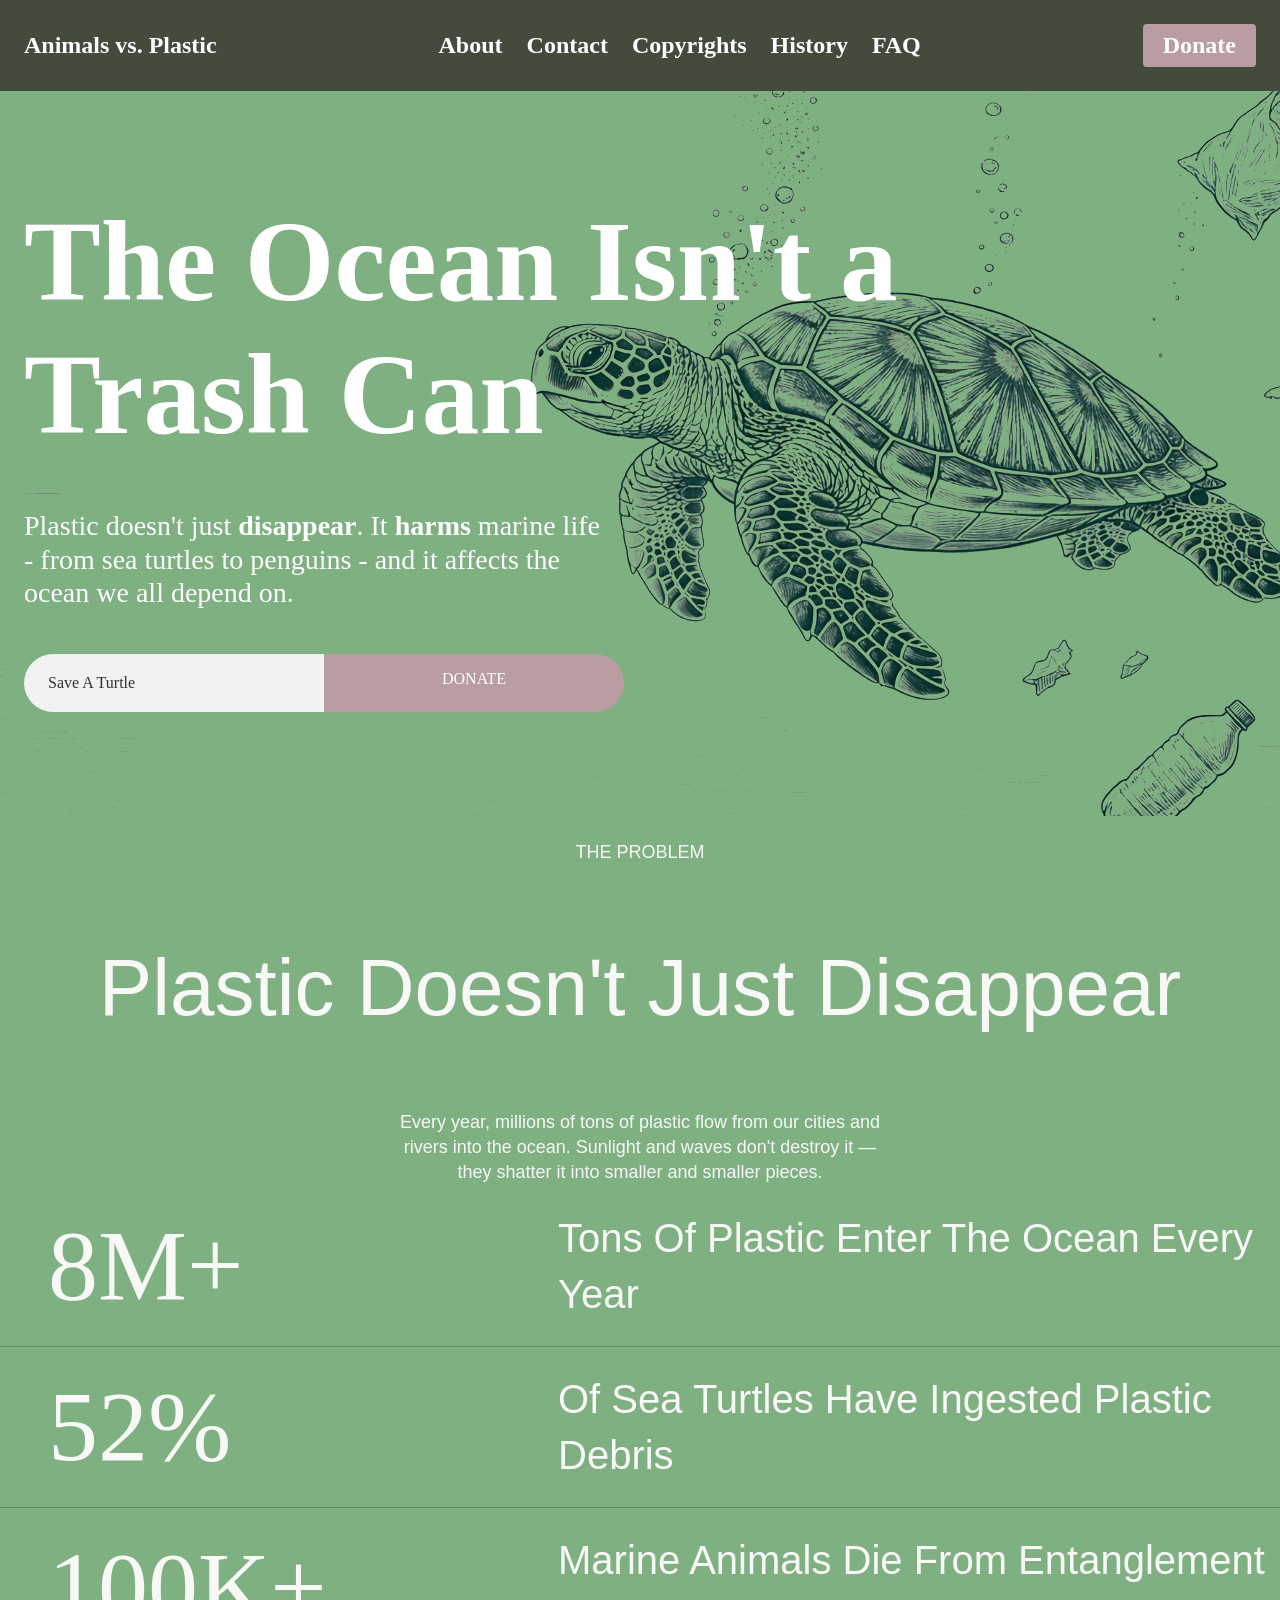
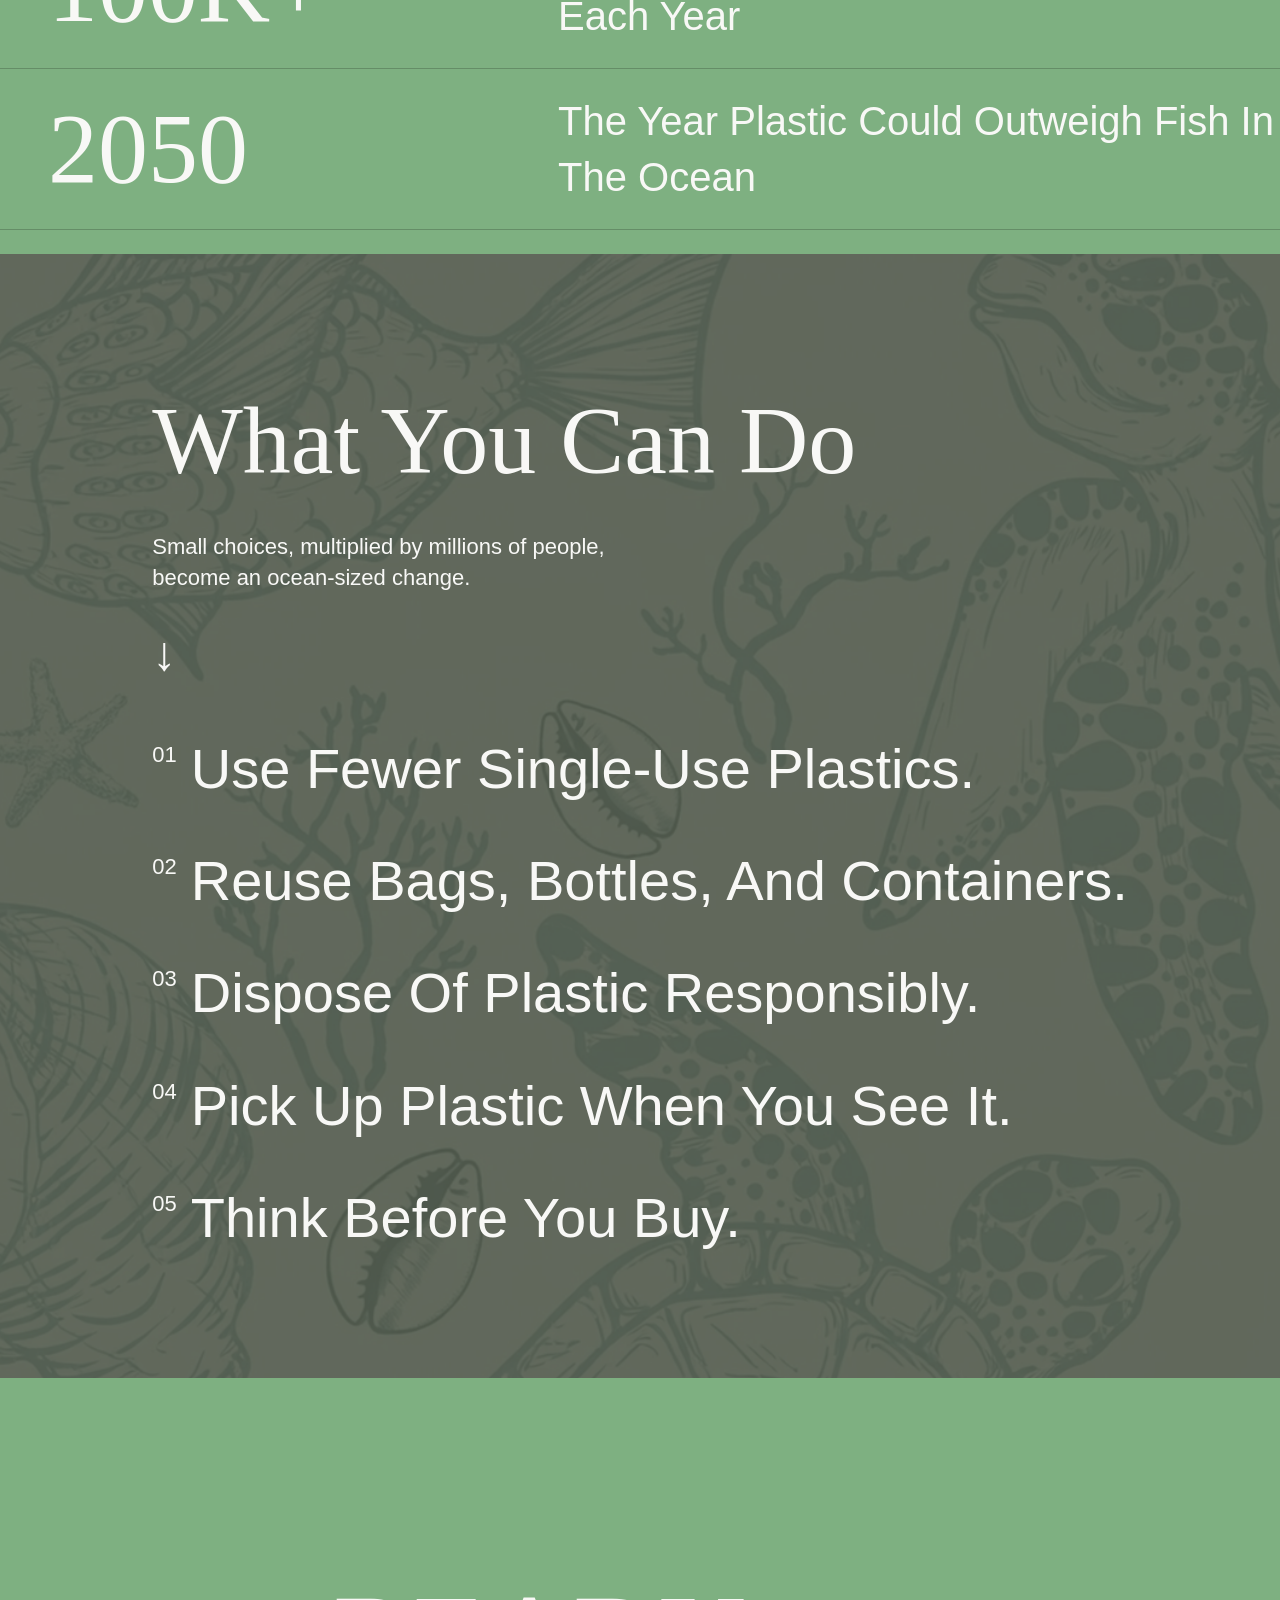
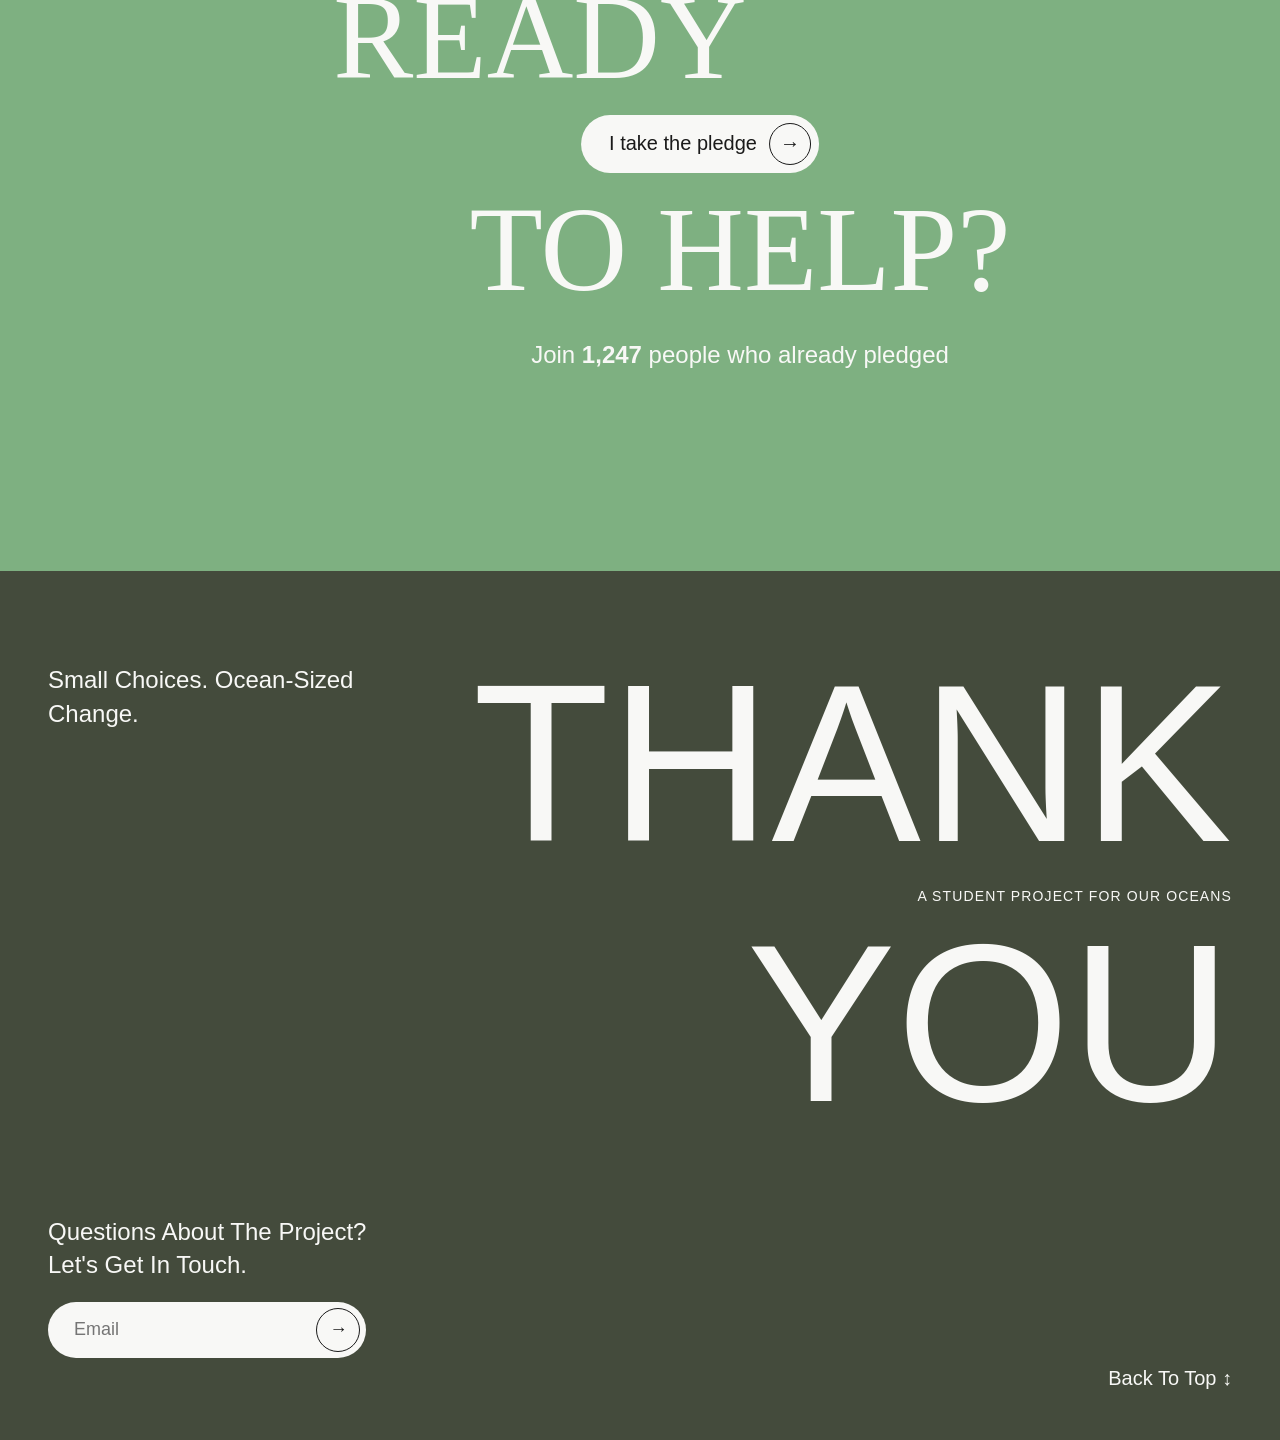
<file: index.html>
<!DOCTYPE html>
<html lang="en">
    <head>
        <title>Animals vs. Plastic</title>
        <link rel="stylesheet" href="styles.css">
        <meta charset="UTF-8">
        <meta name="viewport" content="width=device-width, initial-scale=1.0">
        <script src="script.js" defer></script>
    </head>
    <body>
        <header>
            <a href="index.html" class="brand">Animals vs. Plastic</a>
            <button class="menu-btn" type="button" aria-label="Open menu" aria-expanded="false" aria-controls="main-nav">☰</button>
            <nav id="main-nav">
                <ul>
                    <li><a href="about.html">About</a></li>
                    <li><a href="contact.html">Contact</a></li>
                    <li><a href="copyrights.html">Copyrights</a></li>
                    <li><a href="history.html">History</a></li>
                    <li><a href="faq.html">FAQ</a></li>
                </ul>
            </nav>
            <a href="donate.html" class="donate">Donate</a>
        </header>
        <main>
            <section class="hero">
                <img src="images/hero.png" alt="A turtle is swimming in the ocean">
                <div class="bubbles" aria-hidden="true">
                    <span></span>
                    <span></span>
                    <span></span>
                    <span></span>
                    <span></span>
                    <span></span>
                    <span></span>
                    <span></span>
                    <span></span>
                    <span></span>
                    <span></span>
                    <span></span>

                </div>
                <div class="hero-content">
                    <h1>The Ocean Isn't a <span>Trash Can</span></h1>
                    <p>Plastic doesn't just <strong>disappear</strong>. It <strong>harms</strong> marine life <span>- from sea turtles to penguins - and it affects the</span> ocean we all depend on.</p>
                    <div class="hero-donate">
                        <span>Save A Turtle</span>
                        <a href="donate.html">DONATE</a>
                    </div>
                </div>
            </section>

            <section class="stats">
                <div class="stats-content">
                    <p class="eyebrow">THE PROBLEM</p>
                    <h2>Plastic Doesn't Just Disappear</h2>
                    <p>Every year, millions of tons of plastic flow from our cities and rivers into the ocean. Sunlight and waves don't destroy it — they shatter it into smaller and smaller pieces.</p>
                    <div class="stat">
                        <span class="stat-number">8M+</span>
                        <span class="stat-label">tons of plastic enter the ocean every year</span>
                    </div>
                    <div class="stat">
                        <span class="stat-number">52%</span>
                        <span class="stat-label">of sea turtles have ingested plastic debris</span>
                    </div>
                    <div class="stat">
                        <span class="stat-number">100K+</span>
                        <span class="stat-label">marine animals die from entanglement each year</span>
                    </div>
                    <div class="stat">
                        <span class="stat-number">2050</span>
                        <span class="stat-label">the year plastic could outweigh fish in the ocean</span>
                    </div>
                </div>
            </section>
            <section class="choices">
                <div class="choices-content">
                    <h2>What you can do</h2>
                    <p>Small choices, multiplied by millions of people, become an ocean-sized change.</p>
                    <span class="choices-arrow" aria-hidden="true">↓</span>
                    <ol class="items">
                        <li>Use fewer single-use plastics.</li>
                        <li>Reuse bags, bottles, and containers.</li>
                        <li>Dispose of plastic responsibly.</li>
                        <li>Pick up plastic when you see it.</li>
                        <li>Think before you buy.</li>
                    </ol>
                </div>
            </section>
            <section class="pledge">
                <div class="pledge-content">
                    <div class="pledge-head">
                        <h2>
                            <span class="pledge-line-1">READY</span>
                            <span class="pledge-line-2">TO HELP?</span>
                        </h2>
                        <button type="button" class="pledge-btn">I take the pledge <span class="pledge-arrow" aria-hidden="true">→</span></button>
                    </div>
                    <p>Join <span id="pledge-count">1,247</span> people who already pledged</p>
                </div>
            </section>
        </main>
        <footer>
            <div class="footer-content">
                <div class="footer-top">
                    <p class="footer-tagline">
                        <span>Small Choices. Ocean-Sized</span>
                        <span>Change.</span>
                    </p>
                    <div class="footer-giant">
                        <p class="footer-thanks">THANK</p>
                        <p class="footer-note">A STUDENT PROJECT FOR OUR OCEANS</p>
                        <p class="footer-you">YOU</p>
                    </div>
                </div>
                <div class="footer-bottom">
                    <div class="footer-contact">
                        <p class="footer-questions">
                            <span>Questions About The Project?</span>
                            <span>Let's Get In Touch.</span>
                        </p>
                        <form class="footer-form" id="footer-form">
                            <label class="visually-hidden" for="footer-email">Email</label>
                            <input type="email" id="footer-email" placeholder="Email">
                            <button type="submit" class="footer-arrow" aria-label="Send email">→</button>
                        </form>
                        <p class="footer-msg" id="footer-msg" aria-live="polite"></p>
                    </div>
                    <a href="#top" class="back-to-top">Back To Top <span aria-hidden="true">↕</span></a>
                </div>
            </div>
        </footer>
    </body>
</html>
</file>
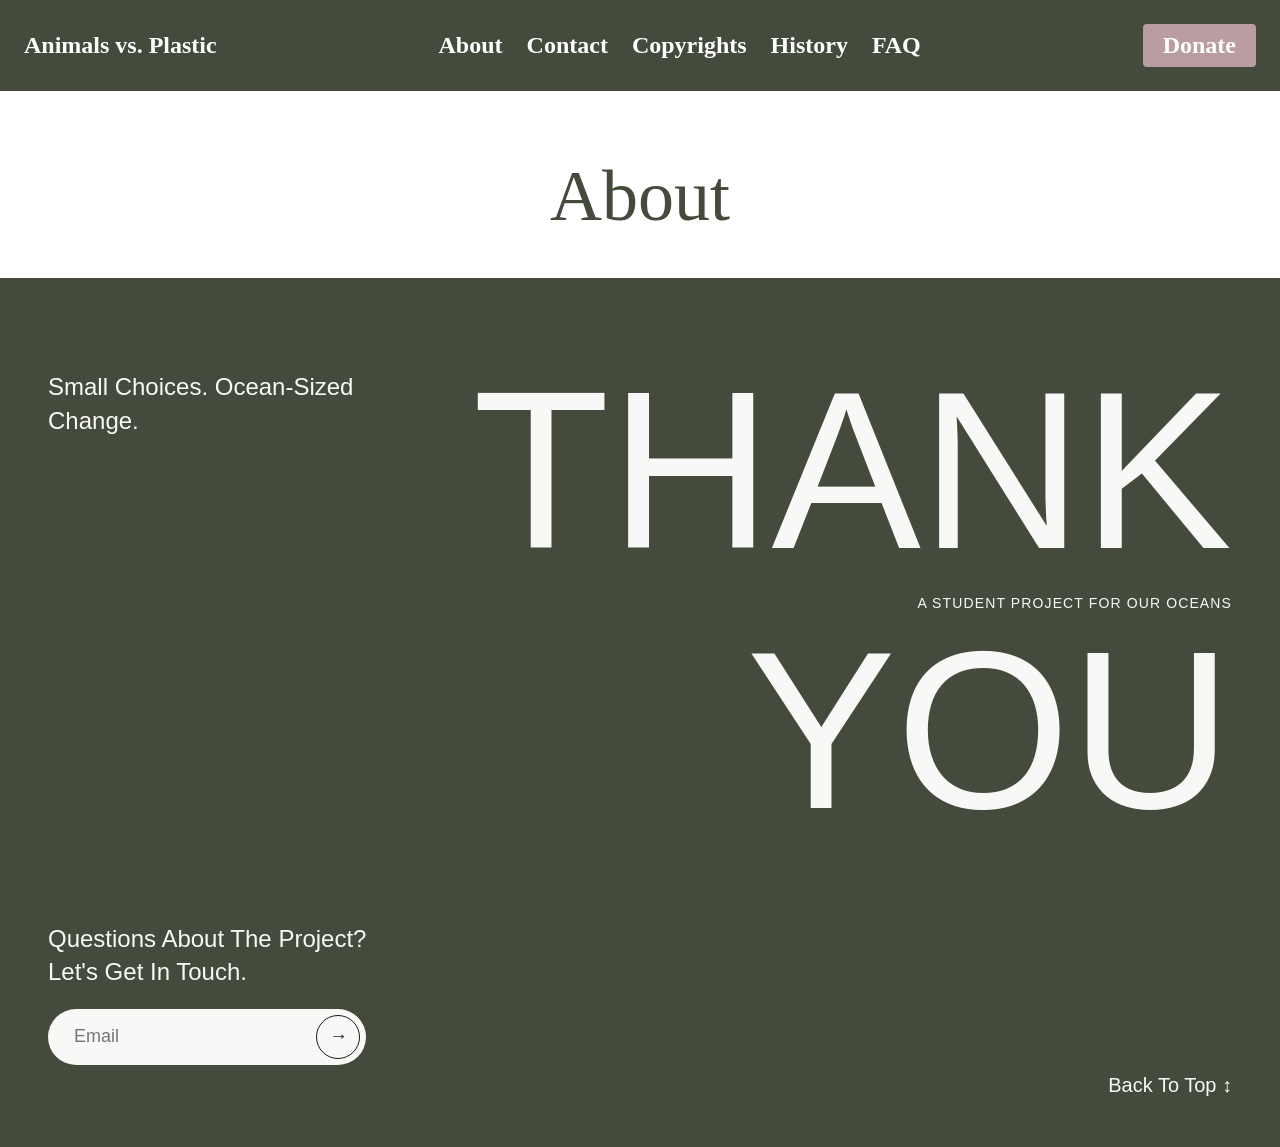
<file: about.html>
<!DOCTYPE html>
<html lang="en">
    <head>
        <title>Animals vs. Plastic</title>
        <link rel="stylesheet" href="styles.css">
        <meta charset="UTF-8">
        <meta name="viewport" content="width=device-width, initial-scale=1.0">
        <script src="script.js" defer></script>
    </head>
    <body>
        <header>
            <a href="index.html" class="brand">Animals vs. Plastic</a>
            <button class="menu-btn" type="button" aria-label="Open menu" aria-expanded="false" aria-controls="main-nav">☰</button>
            <nav id="main-nav">
                <ul>
                    <li><a href="about.html">About</a></li>
                    <li><a href="contact.html">Contact</a></li>
                    <li><a href="copyrights.html">Copyrights</a></li>
                    <li><a href="history.html">History</a></li>
                    <li><a href="faq.html">FAQ</a></li>
                </ul>
            </nav>
            <a href="donate.html" class="donate">Donate</a>
        </header>
        <main>
            <h1 class="page-title">About</h1>
        </main>
        <footer>
            <div class="footer-content">
                <div class="footer-top">
                    <p class="footer-tagline">
                        <span>Small Choices. Ocean-Sized</span>
                        <span>Change.</span>
                    </p>
                    <div class="footer-giant">
                        <p class="footer-thanks">THANK</p>
                        <p class="footer-note">A STUDENT PROJECT FOR OUR OCEANS</p>
                        <p class="footer-you">YOU</p>
                    </div>
                </div>
                <div class="footer-bottom">
                    <div class="footer-contact">
                        <p class="footer-questions">
                            <span>Questions About The Project?</span>
                            <span>Let's Get In Touch.</span>
                        </p>
                        <form class="footer-form" id="footer-form">
                            <label class="visually-hidden" for="footer-email">Email</label>
                            <input type="email" id="footer-email" placeholder="Email">
                            <button type="submit" class="footer-arrow" aria-label="Send email">→</button>
                        </form>
                        <p class="footer-msg" id="footer-msg" aria-live="polite"></p>
                    </div>
                    <a href="#top" class="back-to-top">Back To Top <span aria-hidden="true">↕</span></a>
                </div>
            </div>
        </footer>
    </body>
</html>
</file>
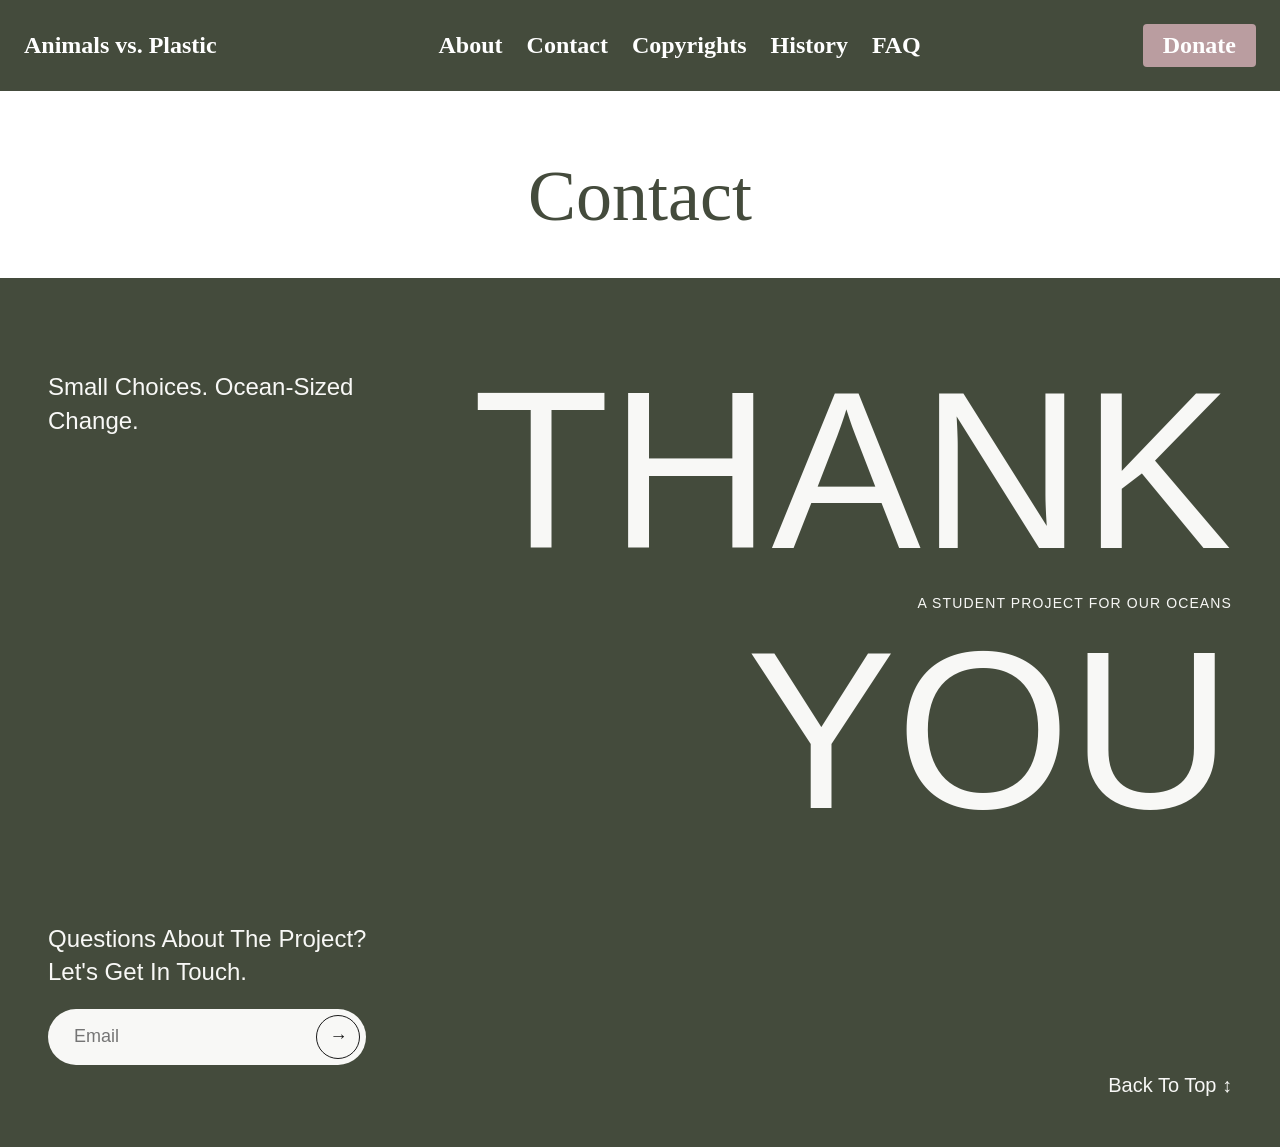
<file: contact.html>
<!DOCTYPE html>
<html lang="en">
    <head>
        <title>Animals vs. Plastic</title>
        <link rel="stylesheet" href="styles.css">
        <meta charset="UTF-8">
        <meta name="viewport" content="width=device-width, initial-scale=1.0">
        <script src="script.js" defer></script>
    </head>
    <body>
        <header>
            <a href="index.html" class="brand">Animals vs. Plastic</a>
            <button class="menu-btn" type="button" aria-label="Open menu" aria-expanded="false" aria-controls="main-nav">☰</button>
            <nav id="main-nav">
                <ul>
                    <li><a href="about.html">About</a></li>
                    <li><a href="contact.html">Contact</a></li>
                    <li><a href="copyrights.html">Copyrights</a></li>
                    <li><a href="history.html">History</a></li>
                    <li><a href="faq.html">FAQ</a></li>
                </ul>
            </nav>
            <a href="donate.html" class="donate">Donate</a>
        </header>
        <main>
            <h1 class="page-title">Contact</h1>
        </main>
        <footer>
            <div class="footer-content">
                <div class="footer-top">
                    <p class="footer-tagline">
                        <span>Small Choices. Ocean-Sized</span>
                        <span>Change.</span>
                    </p>
                    <div class="footer-giant">
                        <p class="footer-thanks">THANK</p>
                        <p class="footer-note">A STUDENT PROJECT FOR OUR OCEANS</p>
                        <p class="footer-you">YOU</p>
                    </div>
                </div>
                <div class="footer-bottom">
                    <div class="footer-contact">
                        <p class="footer-questions">
                            <span>Questions About The Project?</span>
                            <span>Let's Get In Touch.</span>
                        </p>
                        <form class="footer-form" id="footer-form">
                            <label class="visually-hidden" for="footer-email">Email</label>
                            <input type="email" id="footer-email" placeholder="Email">
                            <button type="submit" class="footer-arrow" aria-label="Send email">→</button>
                        </form>
                        <p class="footer-msg" id="footer-msg" aria-live="polite"></p>
                    </div>
                    <a href="#top" class="back-to-top">Back To Top <span aria-hidden="true">↕</span></a>
                </div>
            </div>
        </footer>
    </body>
</html>
</file>
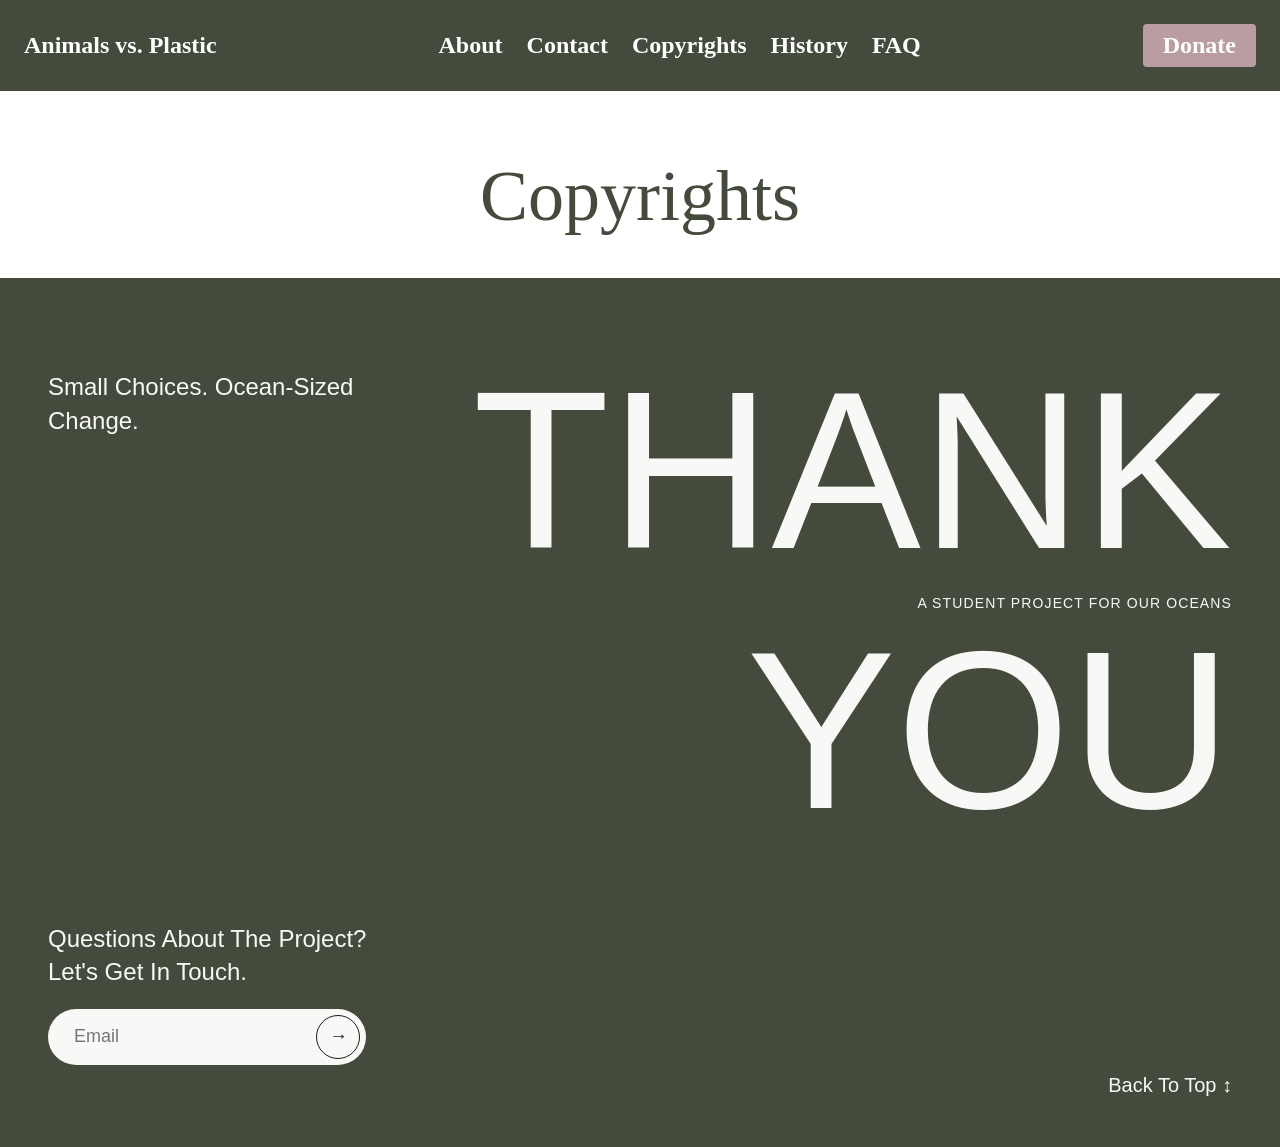
<file: copyrights.html>
<!DOCTYPE html>
<html lang="en">
    <head>
        <title>Animals vs. Plastic</title>
        <link rel="stylesheet" href="styles.css">
        <meta charset="UTF-8">
        <meta name="viewport" content="width=device-width, initial-scale=1.0">
        <script src="script.js" defer></script>
    </head>
    <body>
        <header>
            <a href="index.html" class="brand">Animals vs. Plastic</a>
            <button class="menu-btn" type="button" aria-label="Open menu" aria-expanded="false" aria-controls="main-nav">☰</button>
            <nav id="main-nav">
                <ul>
                    <li><a href="about.html">About</a></li>
                    <li><a href="contact.html">Contact</a></li>
                    <li><a href="copyrights.html">Copyrights</a></li>
                    <li><a href="history.html">History</a></li>
                    <li><a href="faq.html">FAQ</a></li>
                </ul>
            </nav>
            <a href="donate.html" class="donate">Donate</a>
        </header>
        <main>
            <h1 class="page-title">Copyrights</h1>
        </main>
        <footer>
            <div class="footer-content">
                <div class="footer-top">
                    <p class="footer-tagline">
                        <span>Small Choices. Ocean-Sized</span>
                        <span>Change.</span>
                    </p>
                    <div class="footer-giant">
                        <p class="footer-thanks">THANK</p>
                        <p class="footer-note">A STUDENT PROJECT FOR OUR OCEANS</p>
                        <p class="footer-you">YOU</p>
                    </div>
                </div>
                <div class="footer-bottom">
                    <div class="footer-contact">
                        <p class="footer-questions">
                            <span>Questions About The Project?</span>
                            <span>Let's Get In Touch.</span>
                        </p>
                        <form class="footer-form" id="footer-form">
                            <label class="visually-hidden" for="footer-email">Email</label>
                            <input type="email" id="footer-email" placeholder="Email">
                            <button type="submit" class="footer-arrow" aria-label="Send email">→</button>
                        </form>
                        <p class="footer-msg" id="footer-msg" aria-live="polite"></p>
                    </div>
                    <a href="#top" class="back-to-top">Back To Top <span aria-hidden="true">↕</span></a>
                </div>
            </div>
        </footer>
    </body>
</html>
</file>
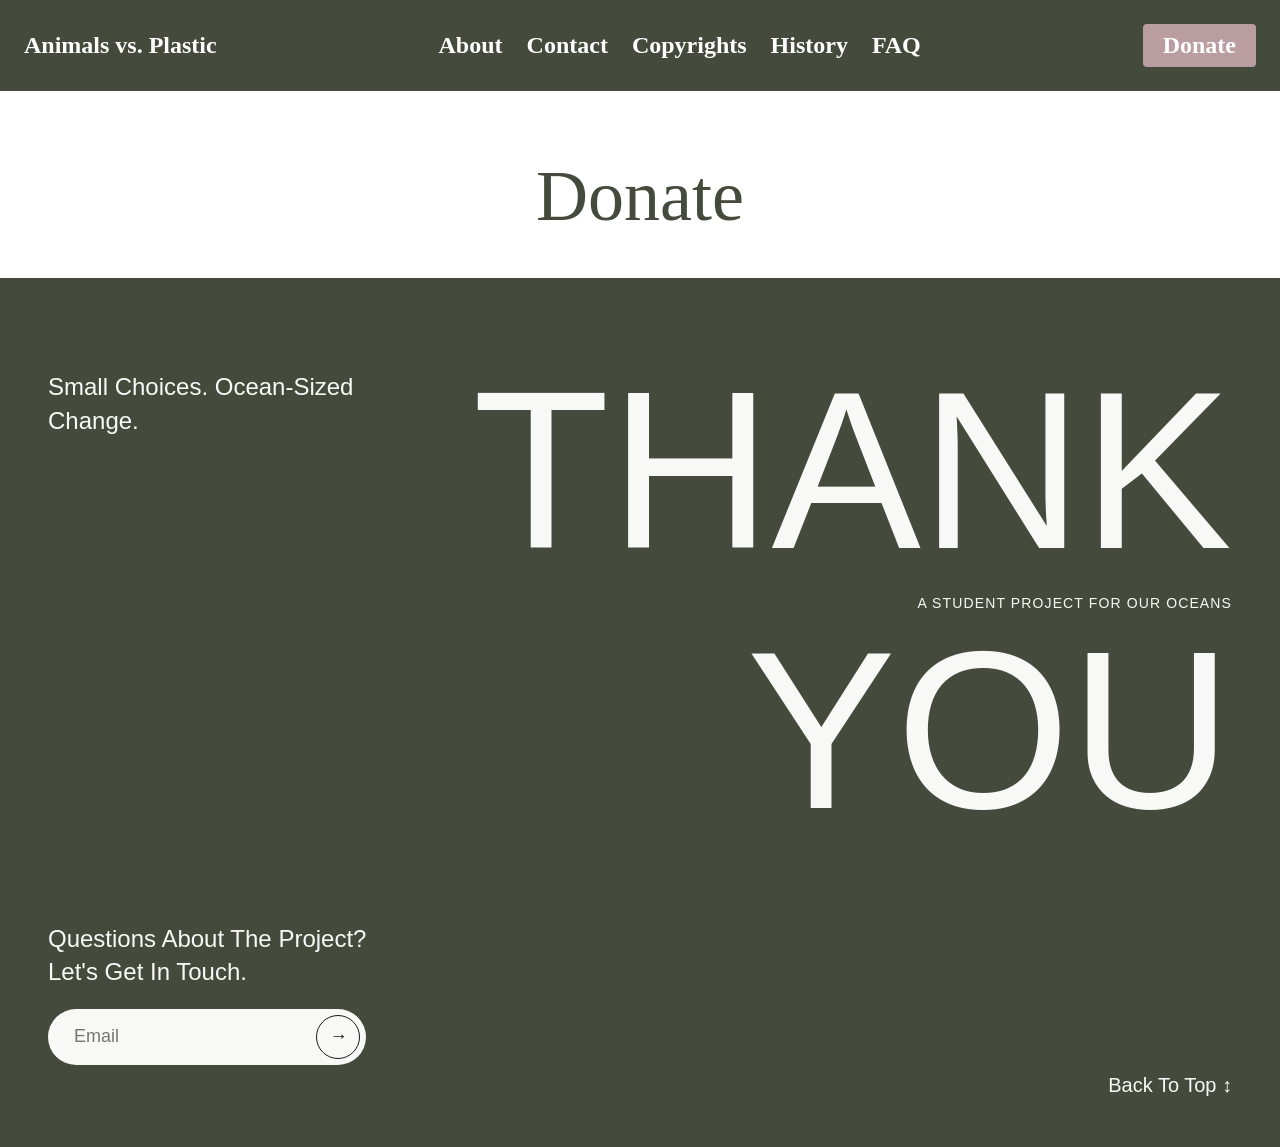
<file: donate.html>
<!DOCTYPE html>
<html lang="en">
    <head>
        <title>Animals vs. Plastic</title>
        <link rel="stylesheet" href="styles.css">
        <meta charset="UTF-8">
        <meta name="viewport" content="width=device-width, initial-scale=1.0">
        <script src="script.js" defer></script>
    </head>
    <body>
        <header>
            <a href="index.html" class="brand">Animals vs. Plastic</a>
            <button class="menu-btn" type="button" aria-label="Open menu" aria-expanded="false" aria-controls="main-nav">☰</button>
            <nav id="main-nav">
                <ul>
                    <li><a href="about.html">About</a></li>
                    <li><a href="contact.html">Contact</a></li>
                    <li><a href="copyrights.html">Copyrights</a></li>
                    <li><a href="history.html">History</a></li>
                    <li><a href="faq.html">FAQ</a></li>
                </ul>
            </nav>
            <a href="donate.html" class="donate">Donate</a>
        </header>
        <main>
            <h1 class="page-title">Donate</h1>
        </main>
        <footer>
            <div class="footer-content">
                <div class="footer-top">
                    <p class="footer-tagline">
                        <span>Small Choices. Ocean-Sized</span>
                        <span>Change.</span>
                    </p>
                    <div class="footer-giant">
                        <p class="footer-thanks">THANK</p>
                        <p class="footer-note">A STUDENT PROJECT FOR OUR OCEANS</p>
                        <p class="footer-you">YOU</p>
                    </div>
                </div>
                <div class="footer-bottom">
                    <div class="footer-contact">
                        <p class="footer-questions">
                            <span>Questions About The Project?</span>
                            <span>Let's Get In Touch.</span>
                        </p>
                        <form class="footer-form" id="footer-form">
                            <label class="visually-hidden" for="footer-email">Email</label>
                            <input type="email" id="footer-email" placeholder="Email">
                            <button type="submit" class="footer-arrow" aria-label="Send email">→</button>
                        </form>
                        <p class="footer-msg" id="footer-msg" aria-live="polite"></p>
                    </div>
                    <a href="#top" class="back-to-top">Back To Top <span aria-hidden="true">↕</span></a>
                </div>
            </div>
        </footer>
    </body>
</html>
</file>
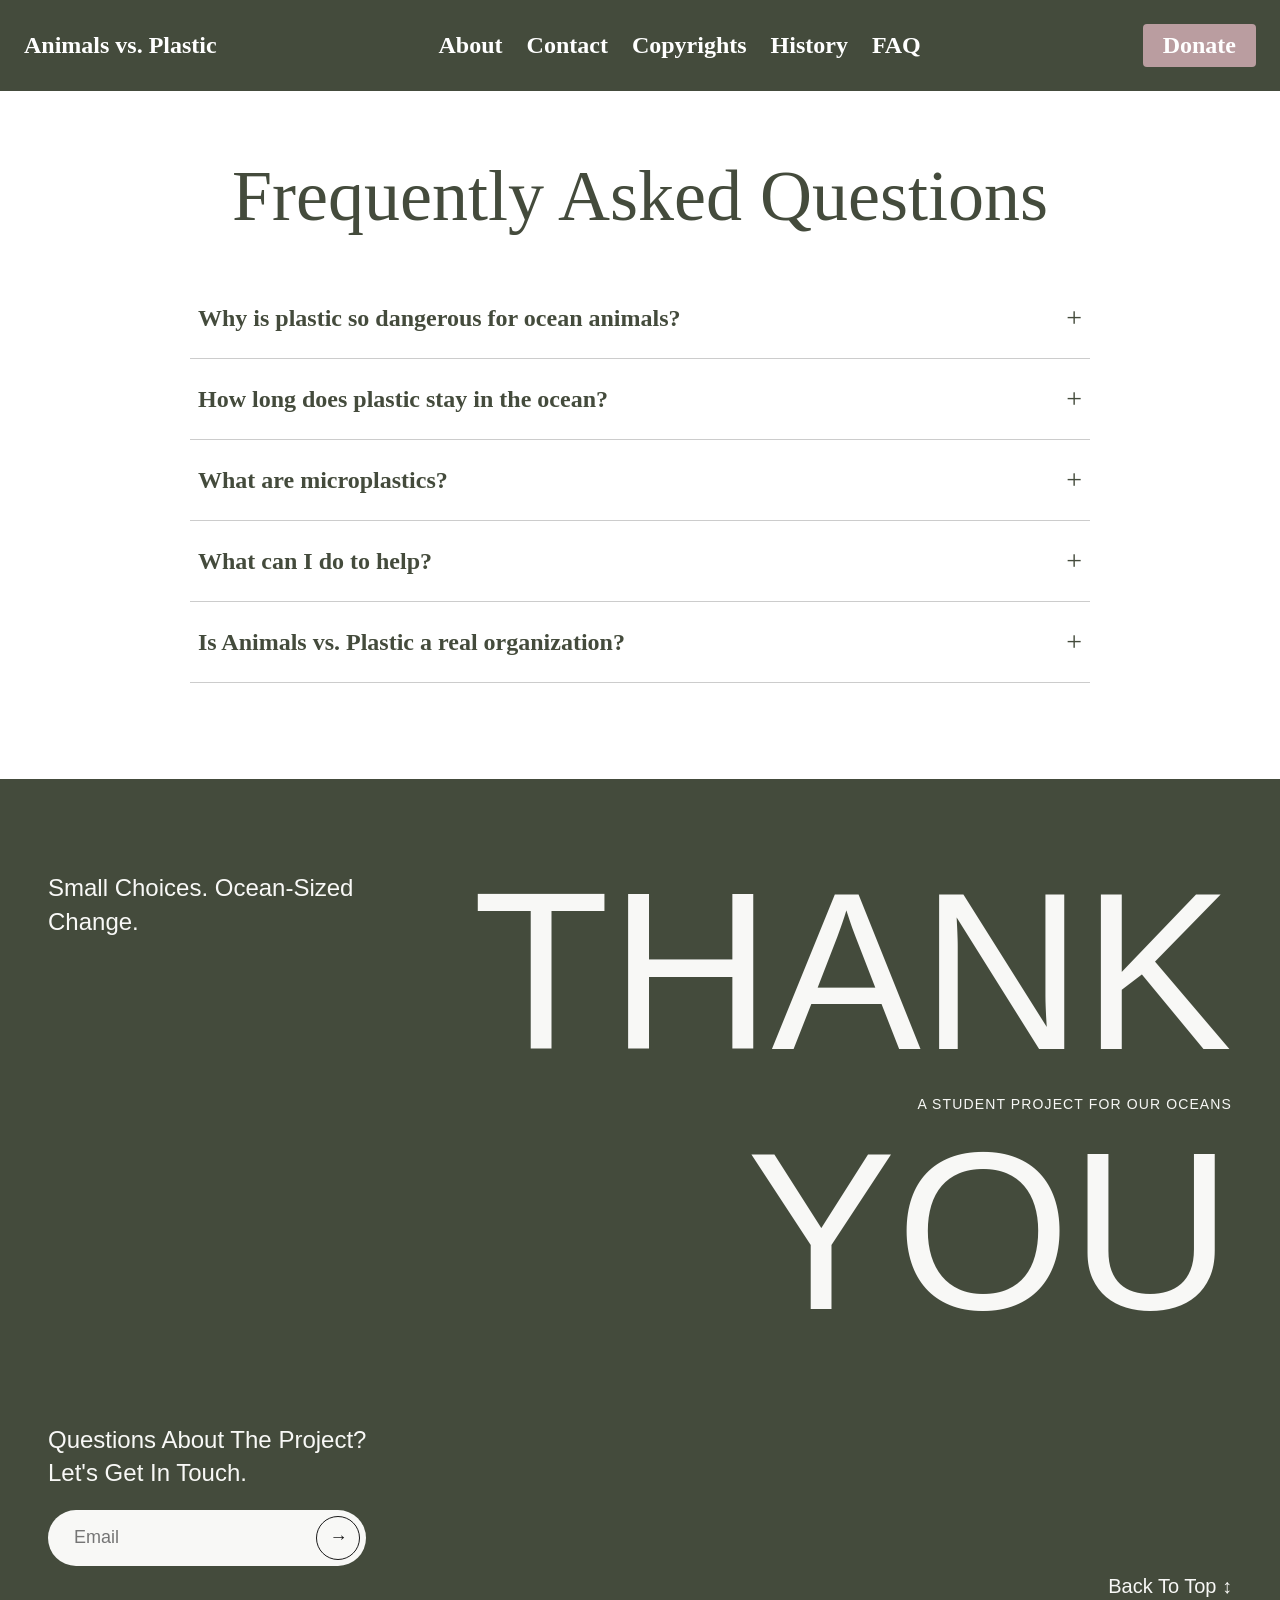
<file: faq.html>
<!DOCTYPE html>
<html lang="en">
    <head>
        <title>Animals vs. Plastic</title>
        <link rel="stylesheet" href="styles.css">
        <meta charset="UTF-8">
        <meta name="viewport" content="width=device-width, initial-scale=1.0">
        <script src="script.js" defer></script>
    </head>
    <body>
        <header>
            <a href="index.html" class="brand">Animals vs. Plastic</a>
            <button class="menu-btn" type="button" aria-label="Open menu" aria-expanded="false" aria-controls="main-nav">☰</button>
            <nav id="main-nav">
                <ul>
                    <li><a href="about.html">About</a></li>
                    <li><a href="contact.html">Contact</a></li>
                    <li><a href="copyrights.html">Copyrights</a></li>
                    <li><a href="history.html">History</a></li>
                    <li><a href="faq.html">FAQ</a></li>
                </ul>
            </nav>
            <a href="donate.html" class="donate">Donate</a>
        </header>
        <main>
            <h1 class="page-title">Frequently Asked Questions</h1>
            <div class="accordion">
                <div>
                    <h2 class="question">
                        <button id="btn1" type="button" aria-expanded="false" aria-controls="panel1">Why is plastic so dangerous for ocean animals?</button>
                    </h2>
                    <section id="panel1" aria-labelledby="btn1" hidden>
                        <p class="answer">Animals mistake plastic for food and eat it, which can block their stomachs and starve them. Others get tangled in bags, nets, and fishing line and cannot swim, hunt, or surface to breathe. Plastic also damages the habitats animals depend on - from coral reefs to nesting beaches.</p>
                    </section>
                </div>

                <div>
                    <h2 class="question">
                        <button id="btn2" type="button" aria-expanded="false" aria-controls="panel2">How long does plastic stay in the ocean?</button>
                    </h2>
                    <section id="panel2" aria-labelledby="btn2" hidden>
                        <p class="answer">Plastic does not biodegrade. A plastic bottle can last around 450 years in the ocean. Sunlight and waves only break it into smaller and smaller pieces - it never truly goes away.</p>
                    </section>
                </div>

                <div>
                    <h2 class="question">
                        <button id="btn3" type="button" aria-expanded="false" aria-controls="panel3">What are microplastics?</button>
                    </h2>
                    <section id="panel3" aria-labelledby="btn3" hidden>
                        <p class="answer">Microplastics are pieces of plastic smaller than 5 millimeters. They form when larger items break down, and they also wash off clothing and out of cosmetics. Small sea creatures eat them, and they move up the food chain - all the way to our plates.</p>
                    </section>
                </div>

                <div>
                    <h2 class="question">
                        <button id="btn4" type="button" aria-expanded="false" aria-controls="panel4">What can I do to help?</button>
                    </h2>
                    <section id="panel4" aria-labelledby="btn4" hidden>
                        <p class="answer">Start with small choices: use fewer single-use plastics, reuse bags, bottles, and containers, dispose of plastic responsibly, pick up plastic when you see it, and think before you buy. Multiplied by millions of people, small choices become an ocean-sized change - you can take the pledge on our home page.</p>
                    </section>
                </div>

                <div>
                    <h2 class="question">
                        <button id="btn5" type="button" aria-expanded="false" aria-controls="panel5">Is Animals vs. Plastic a real organization?</button>
                    </h2>
                    <section id="panel5" aria-labelledby="btn5" hidden>
                        <p class="answer">No - Animals vs. Plastic is a student project, created for a Web Development class at Glendale Community College. It is an educational website built to raise awareness about ocean plastic, not a charity.</p>
                    </section>
                </div>
            </div>
        </main>
        <footer>
            <div class="footer-content">
                <div class="footer-top">
                    <p class="footer-tagline">
                        <span>Small Choices. Ocean-Sized</span>
                        <span>Change.</span>
                    </p>
                    <div class="footer-giant">
                        <p class="footer-thanks">THANK</p>
                        <p class="footer-note">A STUDENT PROJECT FOR OUR OCEANS</p>
                        <p class="footer-you">YOU</p>
                    </div>
                </div>
                <div class="footer-bottom">
                    <div class="footer-contact">
                        <p class="footer-questions">
                            <span>Questions About The Project?</span>
                            <span>Let's Get In Touch.</span>
                        </p>
                        <form class="footer-form" id="footer-form">
                            <label class="visually-hidden" for="footer-email">Email</label>
                            <input type="email" id="footer-email" placeholder="Email">
                            <button type="submit" class="footer-arrow" aria-label="Send email">→</button>
                        </form>
                        <p class="footer-msg" id="footer-msg" aria-live="polite"></p>
                    </div>
                    <a href="#top" class="back-to-top">Back To Top <span aria-hidden="true">↕</span></a>
                </div>
            </div>
        </footer>
    </body>
</html>
</file>
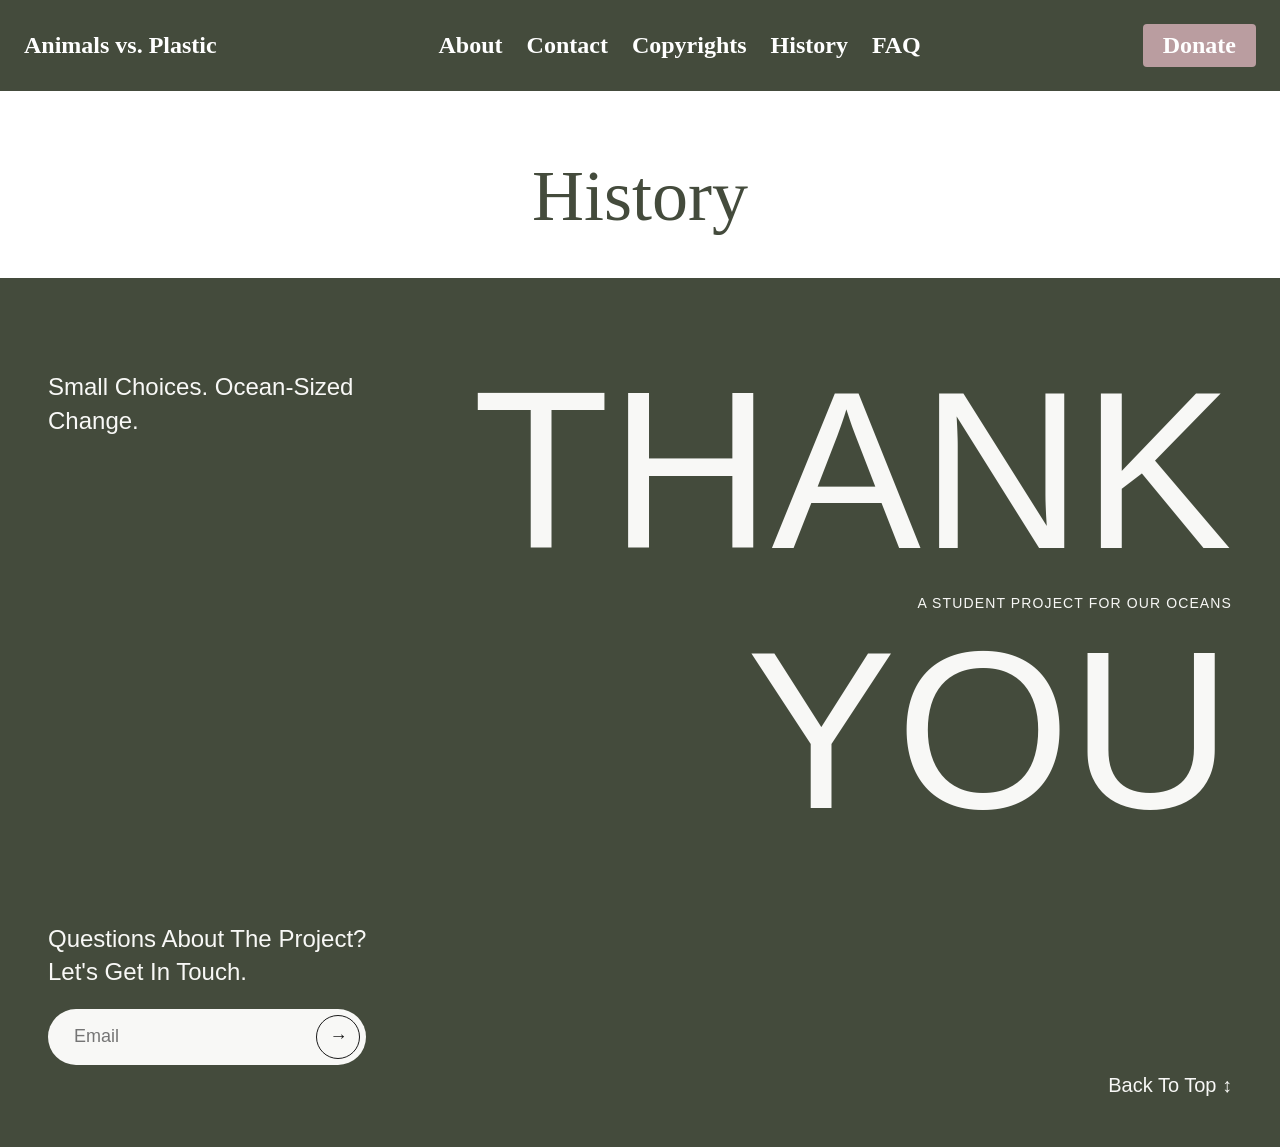
<file: history.html>
<!DOCTYPE html>
<html lang="en">
    <head>
        <title>Animals vs. Plastic</title>
        <link rel="stylesheet" href="styles.css">
        <meta charset="UTF-8">
        <meta name="viewport" content="width=device-width, initial-scale=1.0">
        <script src="script.js" defer></script>
    </head>
    <body>
        <header>
            <a href="index.html" class="brand">Animals vs. Plastic</a>
            <button class="menu-btn" type="button" aria-label="Open menu" aria-expanded="false" aria-controls="main-nav">☰</button>
            <nav id="main-nav">
                <ul>
                    <li><a href="about.html">About</a></li>
                    <li><a href="contact.html">Contact</a></li>
                    <li><a href="copyrights.html">Copyrights</a></li>
                    <li><a href="history.html">History</a></li>
                    <li><a href="faq.html">FAQ</a></li>
                </ul>
            </nav>
            <a href="donate.html" class="donate">Donate</a>
        </header>
        <main>
            <h1 class="page-title">History</h1>
        </main>
        <footer>
            <div class="footer-content">
                <div class="footer-top">
                    <p class="footer-tagline">
                        <span>Small Choices. Ocean-Sized</span>
                        <span>Change.</span>
                    </p>
                    <div class="footer-giant">
                        <p class="footer-thanks">THANK</p>
                        <p class="footer-note">A STUDENT PROJECT FOR OUR OCEANS</p>
                        <p class="footer-you">YOU</p>
                    </div>
                </div>
                <div class="footer-bottom">
                    <div class="footer-contact">
                        <p class="footer-questions">
                            <span>Questions About The Project?</span>
                            <span>Let's Get In Touch.</span>
                        </p>
                        <form class="footer-form" id="footer-form">
                            <label class="visually-hidden" for="footer-email">Email</label>
                            <input type="email" id="footer-email" placeholder="Email">
                            <button type="submit" class="footer-arrow" aria-label="Send email">→</button>
                        </form>
                        <p class="footer-msg" id="footer-msg" aria-live="polite"></p>
                    </div>
                    <a href="#top" class="back-to-top">Back To Top <span aria-hidden="true">↕</span></a>
                </div>
            </div>
        </footer>
    </body>
</html>
</file>
<file: styles.css>
header {
    display: flex;
    justify-content: space-between;
    align-items: center;
    background-color: #444B3C;
    padding: 24px 24px;
}

header a {
    color: white;
    text-decoration: none;
    font-size: 24px;
    font-style: normal;
    font-weight: 600;
}

header nav ul {
    display: flex;
    gap: 24px;
    list-style: none;
    margin: 0;
    padding: 0;
}

header .donate {
    background-color: #BA9DA0;
    color: white;
    font-family: Roboto;
    padding: 8px 20px;
    border-radius: 4px;
}

header .brand {
    font-size: 24px;
    font-weight: bold;
    font-family: Ribeye;
}

.menu-btn {
    display: none;
    background: none;
    border: none;
    color: white;
    font-size: 24px;
    cursor: pointer;
}

body {
    margin: 0;
}

.hero {
    position: relative;
    background-color: #7EB081;
    overflow: hidden;
}

.hero img {
    display: block;
    width: 108%;
    height: auto;
    object-fit: cover;
    mix-blend-mode: darken;
}

.hero-content {
    position: absolute;
    inset: 0;
    display: flex;
    flex-direction: column;
    align-items: center;
    justify-content: center;
    text-align: center;
    color: white;
    padding: 24px;
}

.hero h1 {
    font-style: normal;
    font-family: Impact;
    font-size: clamp(48px, 9vw, 140px);
    margin: 0 0 20px;
    align-self: flex-start;
    text-align: left;
}

.hero h1 span {
    display: block;
}


.hero p {
    max-width: 800px;
    font-size: clamp(28px, 1.7vw, 32px);
    line-height: 1.2;
    text-align: left;
    align-self: flex-start;
}

.hero p span {
    display: block;
}


.hero-donate {
    display: flex;
    width: 100%;
    max-width: 600px;
    border-radius: 999px;
    overflow: hidden;
    margin-top: 16px;
    text-align: left;
    align-self: flex-start;
    font-family: Roboto;
}

.hero-donate span {
    flex: 1;
    background-color: #f2f2f2;
    color: #333;
    padding: 20px 24px;
}

.hero-donate a {
    flex: 1;
    background-color: #BA9DA0;
    color: white;
    text-decoration: none;
    text-align: center;
    padding: 16px 24px;
}

.bubbles {
    position: absolute;
    inset: 0;
    overflow: hidden;
    pointer-events: none;
}

.bubbles span {
    position: absolute;
    top: 100%;
    border-radius: 50%;
    background-color: rgba(255, 255, 255, 0.12);
    border: 2px solid rgba(255, 255, 255, 0.45);
    animation: rise linear infinite;
}

.bubbles span:nth-child(1) { left: 12%; width: 18px; height: 18px; animation-duration: 11s; animation-delay: -2s; }
.bubbles span:nth-child(2) { left: 32%; width: 30px; height: 30px; animation-duration: 15s; animation-delay: -8s; }
.bubbles span:nth-child(3) { left: 55%; width: 14px; height: 14px; animation-duration: 9s;  animation-delay: -5s; }
.bubbles span:nth-child(4) { left: 74%; width: 24px; height: 24px; animation-duration: 13s; animation-delay: -11s; }
.bubbles span:nth-child(5) { left: 88%; width: 16px; height: 16px; animation-duration: 10s; animation-delay: -6s; }
.bubbles span:nth-child(6)  { left: 5%;  width: 12px; height: 12px; animation-duration: 9s;  animation-delay: -4s; }
.bubbles span:nth-child(7)  { left: 22%; width: 26px; height: 26px; animation-duration: 14s; animation-delay: -13s; }
.bubbles span:nth-child(8)  { left: 43%; width: 16px; height: 16px; animation-duration: 10s; animation-delay: -1s; }
.bubbles span:nth-child(9)  { left: 63%; width: 34px; height: 34px; animation-duration: 17s; animation-delay: -9s; }
.bubbles span:nth-child(10) { left: 69%; width: 11px; height: 11px; animation-duration: 8s;  animation-delay: -3s; }
.bubbles span:nth-child(11) { left: 81%; width: 20px; height: 20px; animation-duration: 12s; animation-delay: -14s; }
.bubbles span:nth-child(12) { left: 95%; width: 13px; height: 13px; animation-duration: 10s; animation-delay: -7s; }

@keyframes rise {
    0%   { top: 100%; opacity: 0; transform: translateX(0); }
    10%  { opacity: 1; }
    50%  { transform: translateX(8px); }
    90%  { opacity: 1; }
    100% { top: -15%; opacity: 0; transform: translateX(-8px); }
}

.stats {
    background-color: #7EB081;
}

.stats-content {
    color: #F8F8F6;
    font-family: Roboto, sans-serif;
    line-height: 1.4;
    padding: 24px 0;
    max-width: 1440px;
    margin: 0 auto;

}

.eyebrow {
    font-size: 40px;
}

.stats h2 {
    text-align: center;
    font-size: 80px;
    font-weight: 400;
}

.stats p {
    text-align: center;
    font-size: 18px;
    max-width: 500px;
    margin: 0 auto;
}

.stat {
    display: flex;
    align-items: center;
    gap: 50px;
    border-bottom: 1px solid rgba(0, 0, 0, 0.2);
    padding: 10px 0;
    padding-left: 48px;
}

.stat-number {
    font-family: Impact;
    font-size: 100px;
    flex:0 0 460px;
}

.stat-label {
    font-size: 40px;
    font-weight: 500;
    text-transform: capitalize;
}

.choices {
    background-image: url("images/turtle-bg.png");
    background-color: #545B4C;
    background-size: cover;
    background-position: center top;
}

.choices-content {
    font-family: Roboto, sans-serif;
    color: #F8F8F6;
    line-height: 1.4;
    padding: 120px 24px;
    width: fit-content;
    max-width: 1000px;
    margin: 0 auto;
    text-align: left;
}

.choices h2 {
    font-family: Impact;
    font-size: 96px;
    font-weight: 400;
    text-transform: capitalize;
    margin: 0 0 24px;
}

.choices p {
    font-size: 22px;
    max-width: 520px;
    margin: 0;
}

.choices-arrow {
    display: block;
    font-size: 48px;
    line-height: 1;
    margin: 36px 0 52px;
}

.items {
    list-style: none;
    margin: 0;
    padding: 0;
    counter-reset: choice;
}

.items li {
    display: flex;
    align-items: flex-start;
    gap: 14px;
    font-size: 56px;
    text-transform: capitalize;
    margin-bottom: 34px;
    counter-increment: choice;
}

.items li:last-child {
    margin-bottom: 0;
}

.items li::before {
    content: counter(choice, decimal-leading-zero);
    font-size: 22px;
    margin-top: 10px;
}

.pledge {
    background-color: #7EB081;
}

.pledge-content {
    font-family: Roboto, sans-serif;
    color: #F8F8F6;
    line-height: 1.4;
    text-align: center;
    max-width: 1000px;
    margin: 0 auto;
    padding: 200px 24px;
}

.pledge-head {
    position: relative;
}

.pledge h2 {
    font-family: Impact;
    font-size: 120px;
    font-weight: 400;
    line-height: 1;
    margin: 0;
}

.pledge-line-1 {
    display: block;
    transform: translateX(-10%);
}

.pledge-line-2 {
    display: block;
    margin-top: 92px;
    transform: translateX(10%);
}

.pledge-btn {
    position: absolute;
    top: 50%;
    left: 56%;
    transform: translate(-50%, -50%);
    display: inline-flex;
    align-items: center;
    gap: 12px;
    font-family: inherit;
    font-size: 20px;
    background-color: #F8F8F6;
    color: #1A1A1A;
    border: none;
    border-radius: 999px;
    padding: 8px 8px 8px 28px;
    cursor: pointer;
    white-space: nowrap;
}

.pledge-btn:hover {
    background-color: #E4E4DE;
}

.pledge-arrow {
    display: inline-flex;
    align-items: center;
    justify-content: center;
    width: 40px;
    height: 40px;
    border: 1px solid #1A1A1A;
    border-radius: 50%;
}

.pledge p {
    font-size: 24px;
    margin: 28px 0 0;
    transform: translateX(10%);
}

#pledge-count {
    font-weight: 700;
}

.pledge-btn:disabled {
    opacity: 0.75;
    cursor: default;
}

footer {
    background-color: #444B3C;
}

.footer-content {
    font-family: Roboto, sans-serif;
    color: #F8F8F6;
    line-height: 1.4;
    max-width: 1440px;
    margin: 0 auto;
    padding: 80px 48px 48px;
}

.footer-top {
    display: flex;
    justify-content: space-between;
    align-items: flex-start;
    gap: 40px;
}

.footer-tagline {
    font-size: 24px;
    margin: 12px 0 0;
}

.footer-tagline span,
.footer-questions span {
    display: block;
}

.footer-giant {
    text-align: right;
}

.footer-thanks,
.footer-you {
    font-size: clamp(90px, 17.5vw, 252px);
    font-weight: 500;
    line-height: 1;
    margin: 0;
}

.footer-note {
    font-size: 14px;
    letter-spacing: 0.08em;
    margin: 12px 0 4px;
}

.footer-bottom {
    display: flex;
    justify-content: space-between;
    align-items: flex-end;
    gap: 40px;
    margin-top: 80px;
}

.footer-questions {
    font-size: 24px;
    margin: 0;
}

.footer-form {
    display: flex;
    align-items: center;
    background-color: #F8F8F6;
    border-radius: 999px;
    padding: 6px 6px 6px 24px;
    max-width: 400px;
    margin-top: 20px;
}

.footer-form input {
    flex: 1;
    min-width: 0;
    border: none;
    outline: none;
    background: transparent;
    font-family: inherit;
    font-size: 18px;
    color: #333;
}

.footer-arrow {
    display: inline-flex;
    align-items: center;
    justify-content: center;
    width: 44px;
    height: 44px;
    flex: none;
    border: 1px solid #1A1A1A;
    border-radius: 50%;
    background: transparent;
    color: #1A1A1A;
    font-size: 18px;
    cursor: pointer;
}

.footer-arrow:hover {
    background-color: #E4E4DE;
}

.footer-msg {
    font-size: 16px;
    min-height: 1.4em;
    margin: 12px 0 0;
}

.back-to-top {
    color: #F8F8F6;
    font-size: 20px;
    text-decoration: none;
    white-space: nowrap;
}

.back-to-top:hover {
    text-decoration: underline;
}

.visually-hidden {
    position: absolute;
    width: 1px;
    height: 1px;
    overflow: hidden;
    clip: rect(0 0 0 0);
    white-space: nowrap;
}

.page-title {
    font-family: Impact;
    font-size: clamp(40px, 6vw, 72px);
    font-weight: 400;
    color: #444B3C;
    text-align: center;
    margin: 0;
    padding: 64px 24px 40px;
}

.accordion {
    max-width: 900px;
    margin: 0 auto;
    padding: 0 24px 96px;
}

.accordion > div {
    border-bottom: 1px solid rgba(0, 0, 0, 0.2);
}

.question {
    margin: 0;
}

.accordion button {
    width: 100%;
    display: flex;
    justify-content: space-between;
    align-items: center;
    gap: 16px;
    background: none;
    border: none;
    cursor: pointer;
    font-family: inherit;
    font-size: 24px;
    font-weight: 600;
    color: #444B3C;
    text-align: left;
    padding: 24px 8px;
}

.accordion button::after {
    content: "+";
    font-size: 28px;
    font-weight: 400;
}

.accordion button[aria-expanded="true"]::after {
    content: "−";
}

.accordion button:hover {
    background-color: rgba(126, 176, 129, 0.12);
}

.accordion section {
    padding: 0 8px 24px;
}

.answer {
    font-size: 18px;
    line-height: 1.5;
    color: #333;
    margin: 0;
    max-width: 700px;
}


@media (max-width: 768px) {
    header {
        flex-wrap: wrap;
    }
    .menu-btn {
        display: block;
    }
    .donate {
        display: none;
    }
    header nav {
        display: none;
        width: 100%;
    }
    header nav.open {
        display: block;
    }
    header nav ul {
        flex-direction: column;
        gap: 12px;
        padding-top: 12px;
    }

    .hero h1 {
        font-size: 44px;
    }

    .hero img {
        position: absolute;
        inset: 0;
        width: 100%;
        height: 100%;
    }

    .hero-content {
        position: relative;
        inset: auto;
    }

    .stats h2 {
        font-size: 28px;
    }

    .stats p {
        font-size: 18px;
    }

    .stats .eyebrow {
        font-size: 16px;
    }

    .stat {
        flex-direction: column;
        align-items: flex-start;
        gap: 4px;
        padding: 16px 0 16px 20px;
    }

    .stat-number {
        flex: none;
        font-size: 64px;
    }

    .stat-label {
        font-size: 20px;
    }

    .choices-content {
        margin: 0;
        padding: 80px 20px;
    }

    .choices h2 {
        font-size: 40px;
    }

    .choices p {
        font-size: 18px;
    }

    .choices-arrow {
        font-size: 32px;
        margin: 24px 0 32px;
    }

    .items li {
        font-size: 24px;
        gap: 12px;
        margin-bottom: 20px;
    }

    .items li::before {
        font-size: 14px;
        margin-top: 6px;
    }

    .pledge-content {
        padding: 80px 20px;
    }

    .pledge h2 {
        font-size: 52px;
    }

    .pledge-line-1 {
        transform: translateX(-5%);
    }

    .pledge-line-2 {
        margin-top: 64px;
        transform: translateX(5%);
    }

    .pledge-btn {
        left: 50%;
        font-size: 16px;
        padding-left: 20px;
    }

    .pledge-arrow {
        width: 32px;
        height: 32px;
    }

    .pledge p {
        font-size: 16px;
        transform: none;
    }

    .footer-content {
        padding: 48px 20px 32px;
    }

    .footer-top {
        flex-direction: column;
        gap: 24px;
    }

    .footer-bottom {
        flex-direction: column;
        align-items: flex-start;
        gap: 32px;
        margin-top: 56px;
    }

    .footer-form {
        width: 100%;
    }

    .footer-tagline,
    .footer-questions {
        font-size: 20px;
    }

    .accordion button {
        font-size: 19px;
        padding: 18px 4px;
    }

    .answer {
        font-size: 16px;
    }
}

@media (prefers-reduced-motion: reduce) {
    .bubbles span {
        animation: none;
    }
}
</file>
